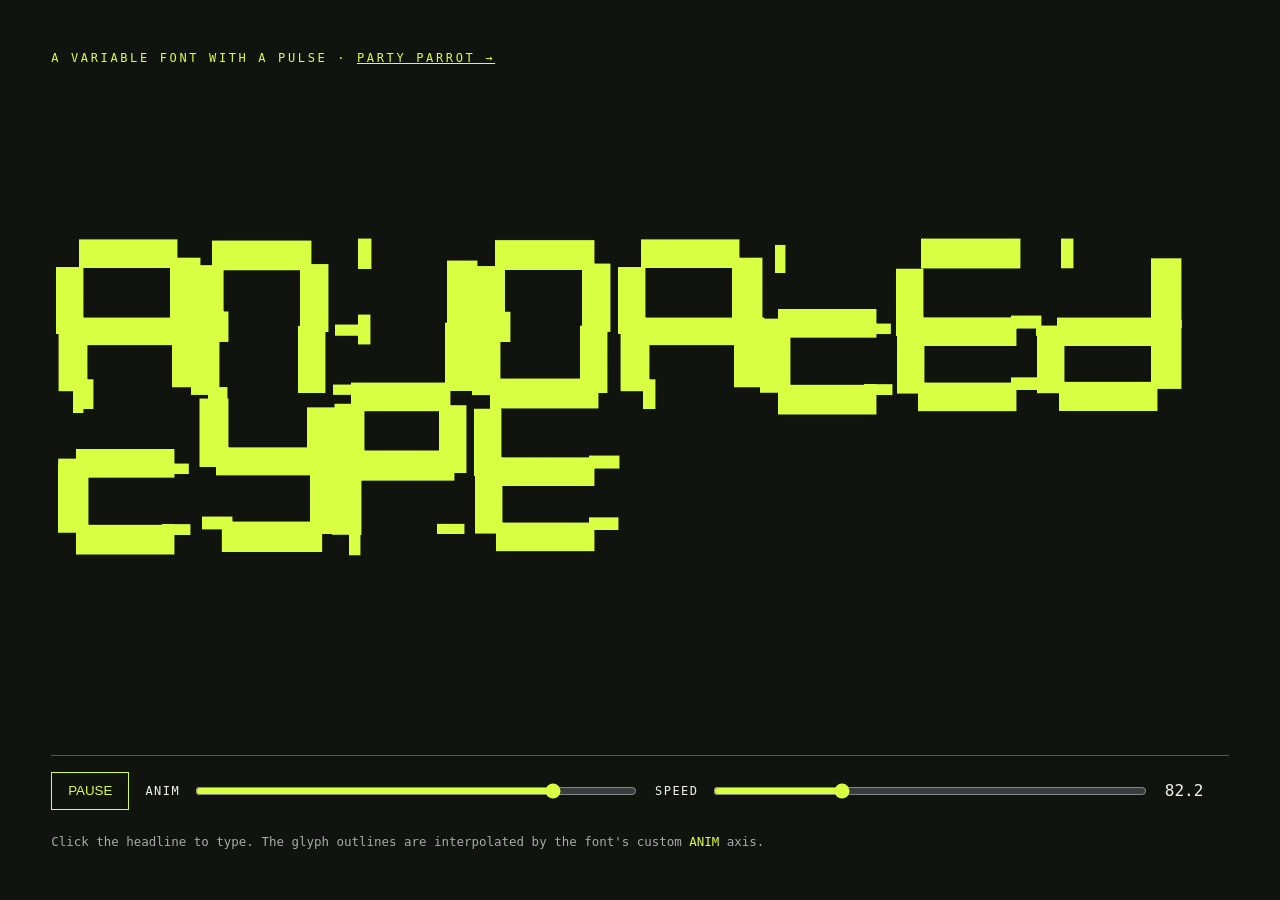
<file: index.html>
<!doctype html>
<html lang="ja">
<head>
  <meta charset="utf-8">
  <meta name="viewport" content="width=device-width, initial-scale=1">
  <title>Kinetic Seven — animated variable font</title>
  <link rel="stylesheet" href="style.css">
</head>
<body>
  <main>
    <p class="eyebrow">A VARIABLE FONT WITH A PULSE · <a href="party.html">PARTY PARROT →</a></p>
    <h1 id="specimen" contenteditable="true" spellcheck="false">ANIMATED<br>TYPE</h1>
    <section class="panel">
      <button id="toggle" type="button">Pause</button>
      <label>ANIM <input id="axis" type="range" min="0" max="100" value="0" step="0.1"></label>
      <label>SPEED <input id="speed" type="range" min="0.1" max="2" value="0.65" step="0.05"></label>
      <output id="value">0.0</output>
    </section>
    <p class="note">Click the headline to type. The glyph outlines are interpolated by the font's custom <code>ANIM</code> axis.</p>
  </main>
  <script src="app.js"></script>
</body>
</html>
</file>
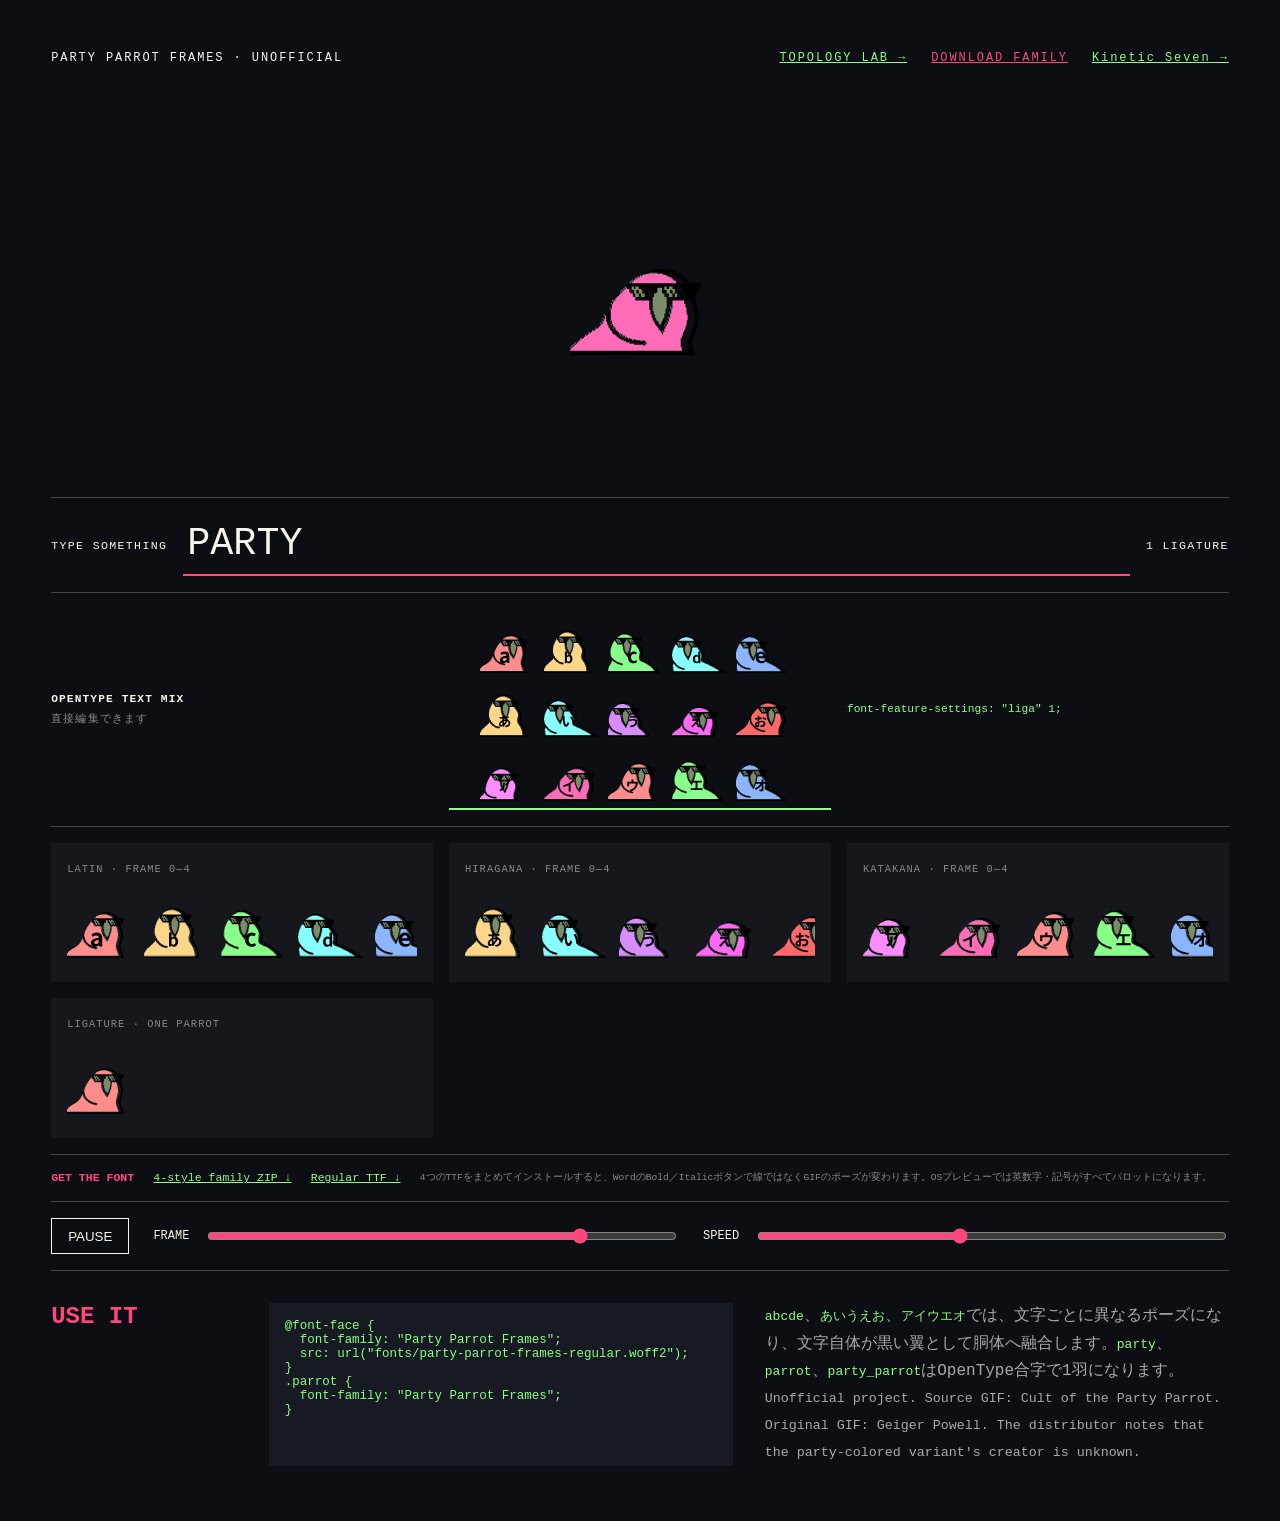
<file: party.html>
<!doctype html>
<html lang="ja">
<head>
  <meta charset="utf-8">
  <meta name="viewport" content="width=device-width, initial-scale=1">
  <title>Party Parrot Frames Font</title>
  <link rel="stylesheet" href="party.css">
</head>
<body>
  <main>
    <header><span>PARTY PARROT FRAMES · UNOFFICIAL</span><nav><a href="topology.html">TOPOLOGY LAB →</a><a class="download" href="fonts/party-parrot-frames-family.zip" download>DOWNLOAD FAMILY</a><a href="index.html">Kinetic Seven →</a></nav></header>
    <section id="stage" class="stage" aria-label="Animated party parrots"></section>
    <section class="type-panel">
      <label for="message">TYPE SOMETHING</label>
      <input id="message" value="PARTY" maxlength="18" autocomplete="off" spellcheck="false">
      <output id="count">5 PARROTS</output>
    </section>
    <section class="ligature-panel">
      <div><strong>OPENTYPE TEXT MIX</strong><small>直接編集できます</small></div>
      <div class="ligature-input" contenteditable="true" spellcheck="false" aria-label="Character wing playground">abcde あいうえお アイウエオ</div>
      <code>font-feature-settings: "liga" 1;</code>
    </section>
    <section class="tag-showcase" aria-label="Character-carrying parrot examples">
      <div><small>LATIN · FRAME 0—4</small><p contenteditable="true" spellcheck="false">abcde</p></div>
      <div><small>HIRAGANA · FRAME 0—4</small><p contenteditable="true" spellcheck="false">あいうえお</p></div>
      <div><small>KATAKANA · FRAME 0—4</small><p contenteditable="true" spellcheck="false">アイウエオ</p></div>
      <div><small>LIGATURE · ONE PARROT</small><p contenteditable="true" spellcheck="false">party</p></div>
    </section>
    <section class="downloads">
      <strong>GET THE FONT</strong>
      <a href="fonts/party-parrot-frames-family.zip" download>4-style family ZIP ↓</a>
      <a href="fonts/party-parrot-frames-regular.ttf" download>Regular TTF ↓</a>
      <small>4つのTTFをまとめてインストールすると、WordのBold／Italicボタンで線ではなくGIFのポーズが変わります。OSプレビューでは英数字・記号がすべてパロットになります。</small>
    </section>
    <section class="controls">
      <button id="toggle">PAUSE</button>
      <label>FRAME <input id="axis" type="range" min="0" max="100" value="0" step="0.1"></label>
      <label>SPEED <input id="speed" type="range" min="0.2" max="3" value="1.4" step="0.1"></label>
    </section>
    <section class="usage">
      <h1>USE IT</h1>
      <pre><code>@font-face {
  font-family: "Party Parrot Frames";
  src: url("fonts/party-parrot-frames-regular.woff2");
}
.parrot {
  font-family: "Party Parrot Frames";
}</code></pre>
      <p><code>abcde</code>、<code>あいうえお</code>、<code>アイウエオ</code>では、文字ごとに異なるポーズになり、文字自体が黒い翼として胴体へ融合します。<code>party</code>、<code>parrot</code>、<code>party_parrot</code>はOpenType合字で1羽になります。<br><small>Unofficial project. Source GIF: Cult of the Party Parrot. Original GIF: Geiger Powell. The distributor notes that the party-colored variant's creator is unknown.</small></p>
    </section>
  </main>
  <script src="party.js"></script>
</body>
</html>
</file>
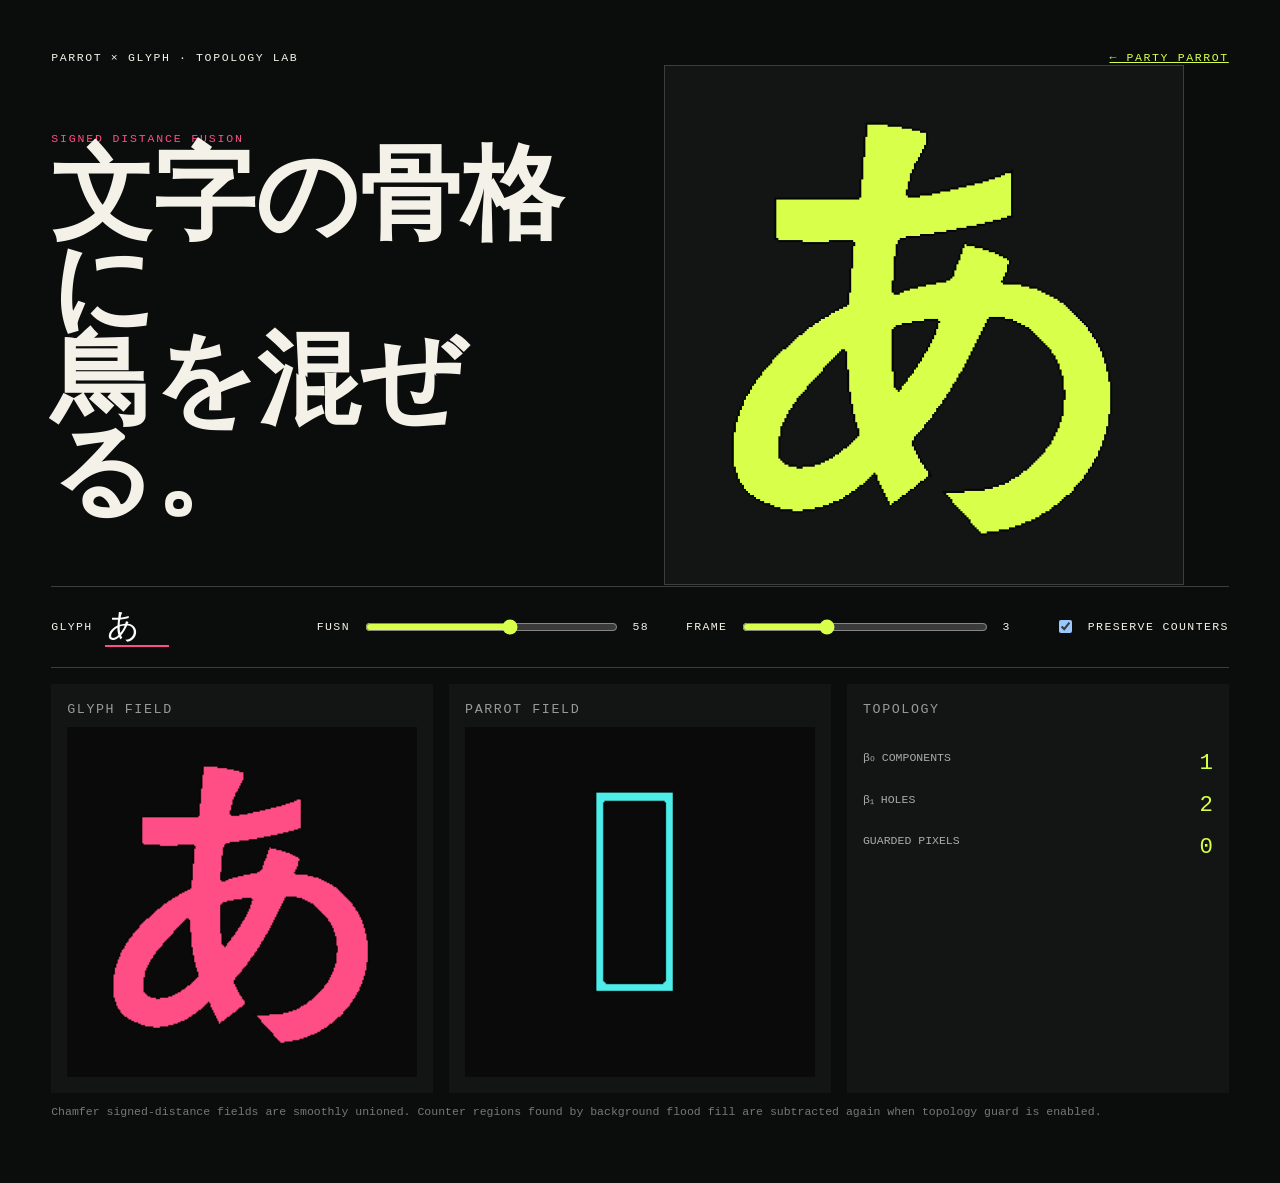
<file: topology.html>
<!doctype html>
<html lang="ja">
<head>
  <meta charset="utf-8"><meta name="viewport" content="width=device-width,initial-scale=1">
  <title>Parrot × Glyph Topology Lab</title><link rel="stylesheet" href="topology.css">
</head>
<body><main>
  <header><span>PARROT × GLYPH · TOPOLOGY LAB</span><a href="party.html">← PARTY PARROT</a></header>
  <section class="hero">
    <div><p class="kicker">SIGNED DISTANCE FUSION</p><h1>文字の骨格に<br>鳥を混ぜる。</h1></div>
    <canvas id="result" width="512" height="512" aria-label="Fused glyph result"></canvas>
  </section>
  <section class="controls">
    <label>GLYPH <input id="glyph" value="あ" maxlength="2"></label>
    <label>FUSN <input id="fusion" type="range" min="0" max="100" value="58"><output id="fusionValue">58</output></label>
    <label>FRAME <input id="frame" type="range" min="0" max="9" value="3"><output id="frameValue">3</output></label>
    <label class="check"><input id="guard" type="checkbox" checked> PRESERVE COUNTERS</label>
  </section>
  <section class="analysis">
    <div><small>GLYPH FIELD</small><canvas id="glyphView" width="256" height="256"></canvas></div>
    <div><small>PARROT FIELD</small><canvas id="parrotView" width="256" height="256"></canvas></div>
    <div class="stats"><small>TOPOLOGY</small><dl><dt>β₀ COMPONENTS</dt><dd id="beta0">—</dd><dt>β₁ HOLES</dt><dd id="beta1">—</dd><dt>GUARDED PIXELS</dt><dd id="guarded">—</dd></dl></div>
  </section>
  <p class="note">Chamfer signed-distance fields are smoothly unioned. Counter regions found by background flood fill are subtracted again when topology guard is enabled.</p>
</main><script src="topology.js"></script></body></html>
</file>
<file: style.css>
@font-face {
  font-family: "Kinetic Seven";
  src: url("fonts/kinetic-seven-variable.woff2") format("woff2-variations");
  font-weight: 400;
  font-display: block;
}

:root { color-scheme: dark; --acid: #d9ff43; --ink: #11130f; --paper: #f4f1e8; }
* { box-sizing: border-box; }
body { margin: 0; min-height: 100vh; background: var(--ink); color: var(--paper); font-family: ui-monospace, monospace; }
main { min-height: 100vh; padding: clamp(1.2rem, 4vw, 4rem); display: grid; grid-template-rows: auto 1fr auto auto; gap: 1.5rem; }
.eyebrow { margin: 0; color: var(--acid); letter-spacing: .22em; font-size: .75rem; }
.eyebrow a { color: inherit; }
h1 { margin: 0; max-width: 100%; align-self: center; outline: none; color: var(--acid); font-family: "Kinetic Seven", monospace; font-size: clamp(3.5rem, 14vw, 13rem); line-height: .78; letter-spacing: -.04em; font-variation-settings: "ANIM" 0; overflow-wrap: anywhere; text-wrap: balance; }
h1:focus { text-shadow: 0 0 30px color-mix(in srgb, var(--acid) 25%, transparent); }
.panel { display: grid; grid-template-columns: auto minmax(10rem, 1fr) minmax(10rem, 1fr) 4rem; gap: 1rem; align-items: center; border-top: 1px solid #555; padding-top: 1rem; }
label { display: flex; gap: .8rem; align-items: center; font-size: .75rem; letter-spacing: .12em; }
input { width: 100%; accent-color: var(--acid); }
button { border: 1px solid var(--acid); background: transparent; color: var(--acid); padding: .65rem 1rem; cursor: pointer; text-transform: uppercase; }
.note { margin: 0; max-width: 55rem; color: #aaa; font-size: .78rem; }
code { color: var(--acid); }
@media (max-width: 650px) { .panel { grid-template-columns: 1fr; } output { display: none; } }
@media (prefers-reduced-motion: reduce) { h1 { font-variation-settings: "ANIM" 50; } }
</file>
<file: party.css>
@font-face { font-family: "Party Parrot Frames"; src: url("fonts/party-parrot-frames-regular.woff2") format("woff2"); font-display: block; }
:root { color-scheme: dark; --bg: #0d0e13; --fg: #f8f6eb; --hot: #ff477e; }
* { box-sizing: border-box; }
body { margin: 0; background: var(--bg); color: var(--fg); font-family: ui-monospace, monospace; }
main { min-height: 100vh; padding: clamp(1rem, 4vw, 3.5rem); }
header { display: flex; justify-content: space-between; letter-spacing: .16em; font-size: .75rem; }
header nav { display: flex; gap: 1.5rem; }
a { color: #8aff80; }
.download { color: var(--hot); }
.stage { min-height: 48vh; display: flex; flex-wrap: wrap; align-content: center; align-items: center; justify-content: center; overflow: hidden; }
.parrot { display: inline-block; width: clamp(4.5rem, 11vw, 10rem); margin: -.08em; font: clamp(5rem, 13vw, 11rem)/1 "Party Parrot Frames"; transform-origin: 50% 82%; will-change: transform, filter; }
.parrot-space { width: clamp(2rem, 5vw, 4rem); }
.type-panel { display: grid; grid-template-columns: auto 1fr auto; gap: 1rem; align-items: center; padding: 1rem 0; border-top: 1px solid #444; }
.type-panel label, .type-panel output { font-size: .72rem; letter-spacing: .12em; white-space: nowrap; }
.type-panel input { border: 0; border-bottom: 2px solid var(--hot); background: transparent; color: var(--fg); padding: .5rem .25rem; font: clamp(1.3rem, 3vw, 2.4rem)/1 ui-monospace, monospace; text-transform: uppercase; outline: none; }
.ligature-panel { display: grid; grid-template-columns: 1fr 1fr 1fr; align-items: center; gap: 1rem; padding: 1rem 0; border-top: 1px solid #444; }
.ligature-panel strong, .ligature-panel small { display: block; font-size: .7rem; letter-spacing: .1em; }
.ligature-panel small { margin-top: .35rem; color: #888; }
.ligature-input { min-height: 4.5rem; padding: .2rem; outline: none; border-bottom: 2px solid #8aff80; text-align: center; font: 4rem/1 "Party Parrot Frames"; font-feature-settings: "liga" 1; }
.ligature-panel > code { font-size: .7rem; }
.tag-showcase { display: grid; grid-template-columns: 1fr 1fr 1fr; gap: 1rem; padding: 1rem 0; border-top: 1px solid #444; }
.tag-showcase > div { min-width: 0; padding: 1rem; background: #15171d; }
.tag-showcase small { color: #888; font-size: .65rem; letter-spacing: .1em; }
.tag-showcase p { min-height: 5rem; margin: .6rem 0 0; overflow: hidden; outline: none; white-space: nowrap; font: clamp(2.8rem, 6vw, 5rem)/1 "Party Parrot Frames"; font-feature-settings: "liga" 1; }
.downloads { display: grid; grid-template-columns: auto auto auto 1fr; align-items: center; gap: 1.2rem; padding: 1rem 0; border-top: 1px solid #444; font-size: .72rem; }
.downloads strong { color: var(--hot); }
.downloads small { color: #888; line-height: 1.5; }
.controls { display: grid; grid-template-columns: auto 1fr 1fr; align-items: center; gap: 1.5rem; border-block: 1px solid #444; padding: 1rem 0; }
label { display: flex; align-items: center; gap: 1rem; font-size: .75rem; }
input { width: 100%; accent-color: var(--hot); }
button { padding: .6rem 1rem; color: var(--fg); background: transparent; border: 1px solid var(--fg); cursor: pointer; }
.usage { display: grid; grid-template-columns: .4fr 1fr 1fr; gap: 2rem; padding-top: 2rem; }
.usage h1 { margin: 0; color: var(--hot); }
pre { margin: 0; padding: 1rem; overflow: auto; background: #171923; font-size: .78rem; }
.usage p { margin: 0; color: #aaa; line-height: 1.7; }
code { color: #8aff80; }
@media (max-width: 700px) { header nav { flex-direction: column; gap: .4rem; text-align: right; } .controls, .usage, .type-panel, .ligature-panel, .tag-showcase, .downloads { grid-template-columns: 1fr; } .stage { min-height: 38vh; } }
</file>
<file: topology.css>
@font-face{font-family:"Party Parrot Frames";src:url("fonts/party-parrot-frames-regular.woff2") format("woff2")}
:root{color-scheme:dark;--bg:#0b0d0c;--acid:#d8ff49;--hot:#ff4d86;--line:#3b3e3d}*{box-sizing:border-box}body{margin:0;background:var(--bg);color:#f4f1e8;font-family:ui-monospace,monospace}main{padding:clamp(1rem,4vw,3.5rem)}header{display:flex;justify-content:space-between;font-size:.72rem;letter-spacing:.14em}a{color:var(--acid)}.hero{min-height:58vh;display:grid;grid-template-columns:1fr 1fr;align-items:center;gap:3rem}.kicker{color:var(--hot);font-size:.72rem;letter-spacing:.16em}h1{margin:.3rem 0;font-size:clamp(3rem,8vw,7rem);line-height:.9}canvas{max-width:100%;height:auto;image-rendering:auto}#result{width:min(100%,520px);background:#121513;border:1px solid var(--line)}.controls{display:grid;grid-template-columns:.7fr 1fr 1fr auto;gap:1.5rem;padding:1.2rem 0;border-block:1px solid var(--line)}label{display:flex;align-items:center;gap:.8rem;font-size:.72rem;letter-spacing:.12em}label input[type=text],#glyph{width:4rem;background:transparent;border:0;border-bottom:2px solid var(--hot);color:white;font:2rem sans-serif;outline:none}input[type=range]{width:100%;accent-color:var(--acid)}output{width:2.5rem}.analysis{display:grid;grid-template-columns:1fr 1fr 1fr;gap:1rem;padding-top:1rem}.analysis>div{padding:1rem;background:#121513}.analysis small{color:#999;letter-spacing:.12em}.analysis canvas{display:block;width:100%;margin-top:.6rem;background:#090a09}.stats dl{display:grid;grid-template-columns:1fr auto;gap:1rem;margin:2rem 0}.stats dt{font-size:.72rem;color:#aaa}.stats dd{margin:0;color:var(--acid);font-size:1.4rem}.note{color:#777;font-size:.72rem;max-width:70rem}@media(max-width:750px){.hero,.analysis,.controls{grid-template-columns:1fr}.hero{padding:4rem 0}.check{padding:.5rem 0}}
</file>
